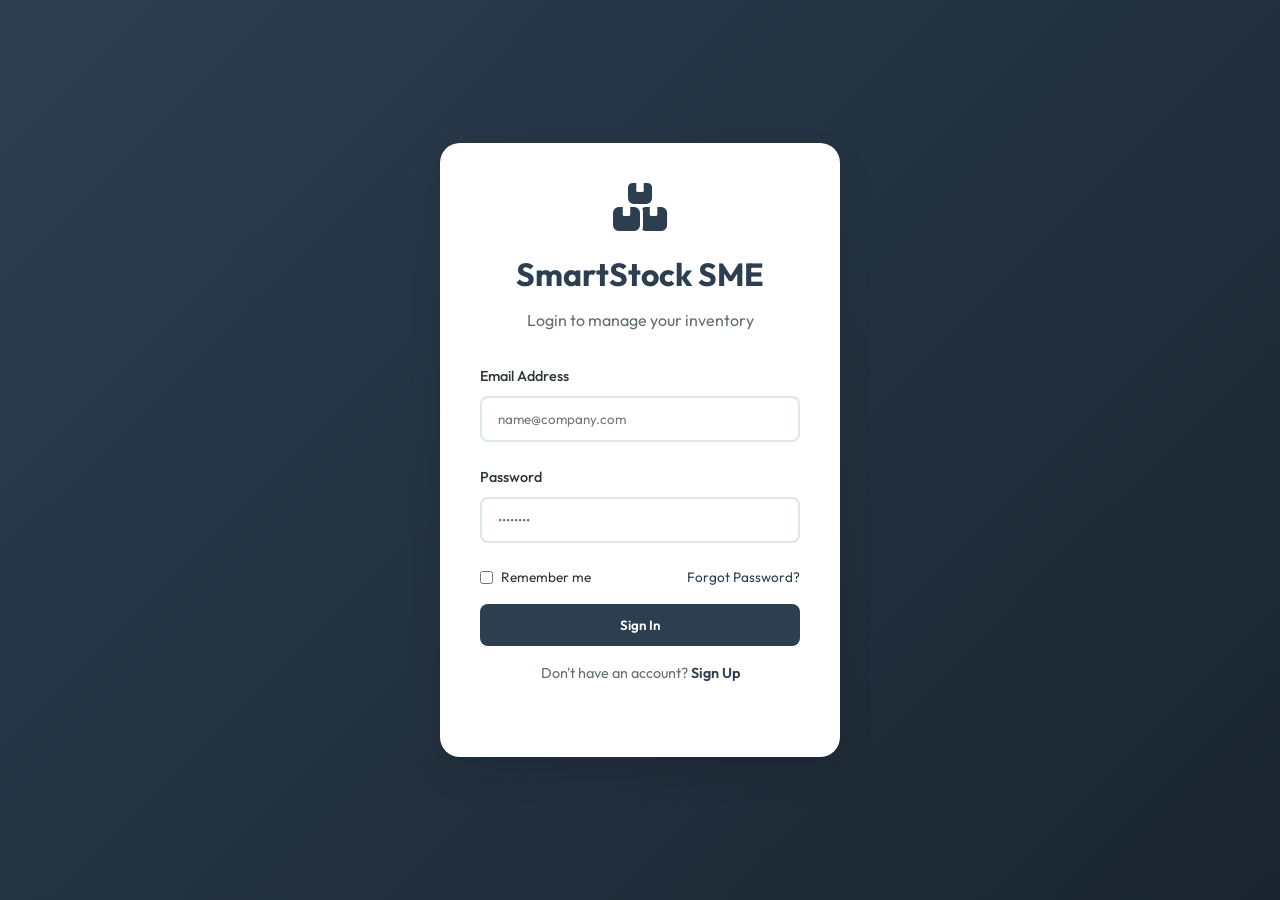
<file: capstone project/index.html>
<!DOCTYPE html>
<html lang="en">
<head>
    <meta charset="UTF-8">
    <meta name="viewport" content="width=device-width, initial-scale=1.0">
    <title>Login | SmartStock SME</title>
    <link rel="stylesheet" href="style.css">
    <link rel="stylesheet" href="https://cdnjs.cloudflare.com/ajax/libs/font-awesome/6.4.0/css/all.min.css">
</head>
<body class="auth-container">
    <div class="auth-card">
        <div class="mb-1">
            <i class="fas fa-boxes-stacked fa-3x" style="color: var(--primary);"></i>
        </div>
        <h1>SmartStock SME</h1>
        <p>Login to manage your inventory</p>

        <form action="dashboard.html" method="GET">
            <div class="form-group">
                <label for="email">Email Address</label>
                <input type="email" id="email" class="form-input" placeholder="name@company.com" required>
            </div>
            <div class="form-group">
                <label for="password">Password</label>
                <input type="password" id="password" class="form-input" placeholder="••••••••" required>
            </div>
            
            <div class="flex-between mb-1" style="font-size: 0.85rem;">
                <label style="display: flex; align-items: center; gap: 8px; cursor: pointer;">
                    <input type="checkbox"> Remember me
                </label>
                <a href="#" style="color: var(--primary); text-decoration: none;">Forgot Password?</a>
            </div>

            <button type="submit" class="btn btn-primary">Sign In</button>
        </form>

        <p class="mt-1" style="font-size: 0.9rem;">
            Don't have an account? <a href="signup.html" style="color: var(--primary); font-weight: 600; text-decoration: none;">Sign Up</a>
        </p>
    </div>
</body>
</html>
</file>
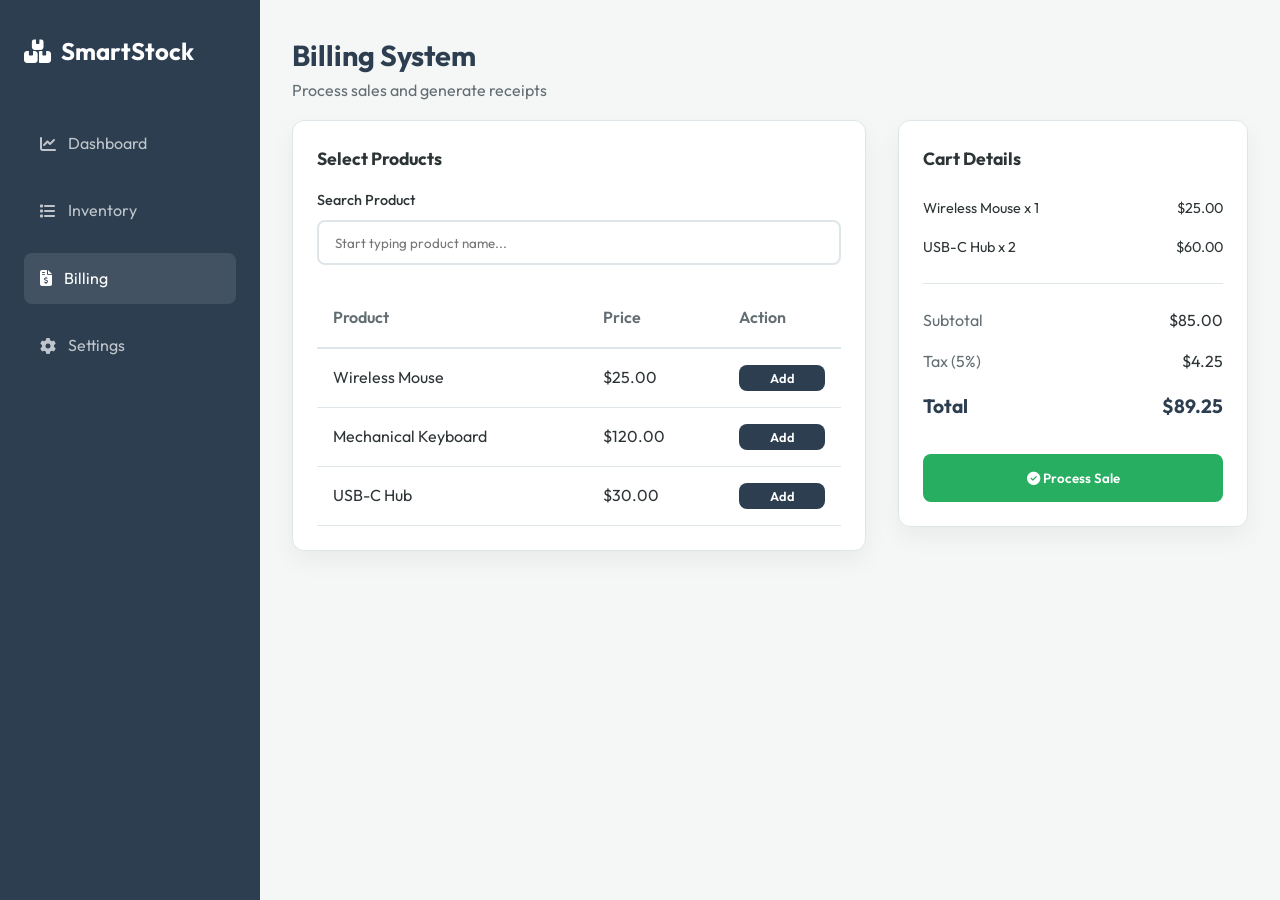
<file: capstone project/billing.html>
<!DOCTYPE html>
<html lang="en">
<head>
    <meta charset="UTF-8">
    <meta name="viewport" content="width=device-width, initial-scale=1.0">
    <title>Billing | SmartStock SME</title>
    <link rel="stylesheet" href="style.css">
    <link rel="stylesheet" href="https://cdnjs.cloudflare.com/ajax/libs/font-awesome/6.4.0/css/all.min.css">
</head>
<body>
    <div class="app-container">
        <aside class="sidebar">
            <div class="sidebar-logo">
                <i class="fas fa-boxes-stacked"></i>
                <span>SmartStock</span>
            </div>
            <ul class="nav-links">
                <li><a href="dashboard.html"><i class="fas fa-chart-line"></i> <span>Dashboard</span></a></li>
                <li><a href="inventory.html"><i class="fas fa-list"></i> <span>Inventory</span></a></li>
                <li><a href="billing.html" class="active"><i class="fas fa-file-invoice-dollar"></i> <span>Billing</span></a></li>
                <li><a href="#"><i class="fas fa-gear"></i> <span>Settings</span></a></li>
            </ul>
        </aside>

        <main class="main-content">
            <header class="flex-between mb-1">
                <div>
                    <h1 style="font-size: 1.8rem; color: var(--primary);">Billing System</h1>
                    <p style="color: var(--text-muted);">Process sales and generate receipts</p>
                </div>
            </header>

            <div class="billing-grid">
                <div class="selection-area">
                    <div class="card">
                        <h2 style="font-size: 1.1rem; margin-bottom: 1rem;">Select Products</h2>
                        <div class="form-group">
                            <label>Search Product</label>
                            <input type="text" id="billingProductSearch" class="form-input" placeholder="Start typing product name...">
                        </div>
                        <div class="table-container">
                            <table>
                                <thead>
                                    <tr>
                                        <th>Product</th>
                                        <th>Price</th>
                                        <th>Action</th>
                                    </tr>
                                </thead>
                                <tbody>
                                    <tr>
                                        <td>Wireless Mouse</td>
                                        <td>$25.00</td>
                                        <td><button class="btn btn-primary" style="padding: 5px 12px; font-size: 0.8rem;">Add</button></td>
                                    </tr>
                                    <tr>
                                        <td>Mechanical Keyboard</td>
                                        <td>$120.00</td>
                                        <td><button class="btn btn-primary" style="padding: 5px 12px; font-size: 0.8rem;">Add</button></td>
                                    </tr>
                                    <tr>
                                        <td>USB-C Hub</td>
                                        <td>$30.00</td>
                                        <td><button class="btn btn-primary" style="padding: 5px 12px; font-size: 0.8rem;">Add</button></td>
                                    </tr>
                                </tbody>
                            </table>
                        </div>
                    </div>
                </div>

                <div class="cart-summary">
                    <div class="card">
                        <h2 style="font-size: 1.1rem; margin-bottom: 1.5rem;">Cart Details</h2>
                        <div id="cartItems">
                            <div class="flex-between mb-1" style="font-size: 0.9rem;">
                                <span>Wireless Mouse x 1</span>
                                <span>$25.00</span>
                            </div>
                            <div class="flex-between mb-1" style="font-size: 0.9rem;">
                                <span>USB-C Hub x 2</span>
                                <span>$60.00</span>
                            </div>
                        </div>
                        <hr style="margin: 1.5rem 0; border: none; border-top: 1px solid var(--border-color);">
                        <div class="flex-between mb-1">
                            <span style="color: var(--text-muted);">Subtotal</span>
                            <span>$85.00</span>
                        </div>
                        <div class="flex-between mb-1">
                            <span style="color: var(--text-muted);">Tax (5%)</span>
                            <span>$4.25</span>
                        </div>
                        <div class="flex-between mb-1" style="font-weight: 700; font-size: 1.2rem; color: var(--primary);">
                            <span>Total</span>
                            <span>$89.25</span>
                        </div>
                        <button class="btn btn-success mt-1" style="width: 100%; padding: 1rem;" onclick="processSale()">
                            <i class="fas fa-check-circle"></i> Process Sale
                        </button>
                    </div>
                </div>
            </div>
        </main>
    </div>
    <script src="main.js"></script>
</body>
</html>
</file>
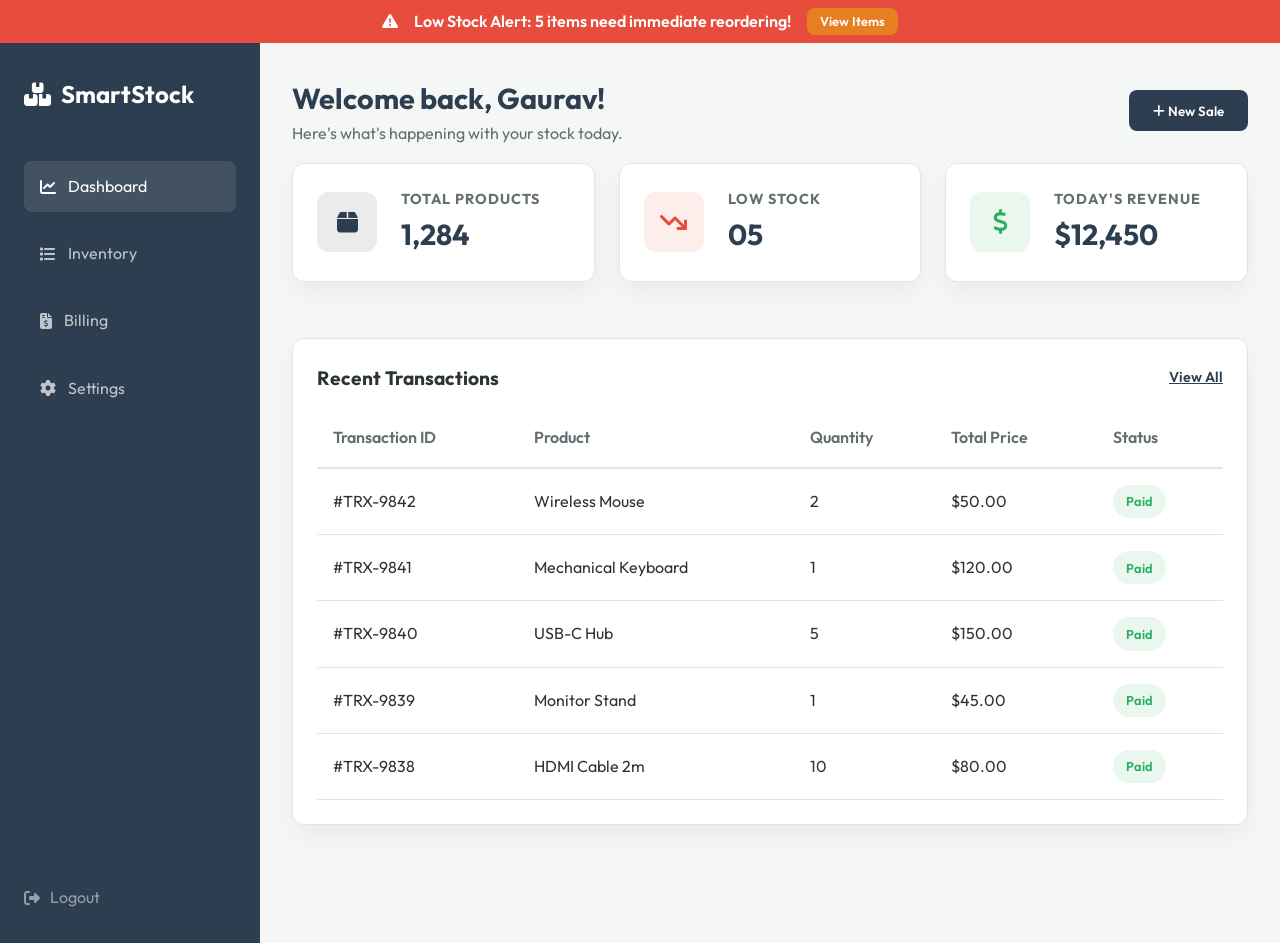
<file: capstone project/dashboard.html>
<!DOCTYPE html>
<html lang="en">
<head>
    <meta charset="UTF-8">
    <meta name="viewport" content="width=device-width, initial-scale=1.0">
    <title>Dashboard | SmartStock SME</title>
    <link rel="stylesheet" href="style.css">
    <link rel="stylesheet" href="https://cdnjs.cloudflare.com/ajax/libs/font-awesome/6.4.0/css/all.min.css">
</head>
<body>
    <div class="alert-bar">
        <i class="fas fa-triangle-exclamation low-stock-alert"></i>
        <span>Low Stock Alert: 5 items need immediate reordering!</span>
        <a href="inventory.html" class="btn btn-warning" style="padding: 0.2rem 0.8rem; font-size: 0.8rem;">View Items</a>
    </div>

    <div class="app-container">
        <aside class="sidebar">
            <div class="sidebar-logo">
                <i class="fas fa-boxes-stacked"></i>
                <span>SmartStock</span>
            </div>
            <ul class="nav-links">
                <li><a href="dashboard.html" class="active"><i class="fas fa-chart-line"></i> <span>Dashboard</span></a></li>
                <li><a href="inventory.html"><i class="fas fa-list"></i> <span>Inventory</span></a></li>
                <li><a href="billing.html"><i class="fas fa-file-invoice-dollar"></i> <span>Billing</span></a></li>
                <li><a href="#"><i class="fas fa-gear"></i> <span>Settings</span></a></li>
            </ul>
            <div class="mt-auto">
                <a href="index.html" style="color: rgba(255,255,255,0.5); text-decoration: none; display: flex; align-items: center; gap: 10px;">
                    <i class="fas fa-right-from-bracket"></i> <span>Logout</span>
                </a>
            </div>
        </aside>

        <main class="main-content">
            <header class="flex-between mb-1">
                <div>
                    <h1 style="font-size: 1.8rem; color: var(--primary);">Welcome back, Gaurav!</h1>
                    <p style="color: var(--text-muted);">Here's what's happening with your stock today.</p>
                </div>
                <div style="display: flex; gap: 10px;">
                    <button class="btn btn-primary" onclick="location.href='billing.html'"><i class="fas fa-plus"></i> New Sale</button>
                </div>
            </header>

            <div class="stats-grid">
                <div class="card stat-card">
                    <div class="stat-icon" style="background: rgba(44, 62, 80, 0.1); color: var(--primary);">
                        <i class="fas fa-box"></i>
                    </div>
                    <div class="stat-info">
                        <h3>Total Products</h3>
                        <p>1,284</p>
                    </div>
                </div>
                <div class="card stat-card">
                    <div class="stat-icon" style="background: rgba(231, 76, 60, 0.1); color: var(--danger);">
                        <i class="fas fa-arrow-trend-down"></i>
                    </div>
                    <div class="stat-info">
                        <h3>Low Stock</h3>
                        <p>05</p>
                    </div>
                </div>
                <div class="card stat-card">
                    <div class="stat-icon" style="background: rgba(39, 174, 96, 0.1); color: var(--success);">
                        <i class="fas fa-dollar-sign"></i>
                    </div>
                    <div class="stat-info">
                        <h3>Today's Revenue</h3>
                        <p>$12,450</p>
                    </div>
                </div>
            </div>

            <div class="card">
                <div class="flex-between mb-1">
                    <h2 style="font-size: 1.2rem;">Recent Transactions</h2>
                    <a href="#" style="color: var(--primary); font-size: 0.9rem; font-weight: 600;">View All</a>
                </div>
                <div class="table-container">
                    <table>
                        <thead>
                            <tr>
                                <th>Transaction ID</th>
                                <th>Product</th>
                                <th>Quantity</th>
                                <th>Total Price</th>
                                <th>Status</th>
                            </tr>
                        </thead>
                        <tbody>
                            <tr>
                                <td>#TRX-9842</td>
                                <td>Wireless Mouse</td>
                                <td>2</td>
                                <td>$50.00</td>
                                <td><span class="badge status-instock">Paid</span></td>
                            </tr>
                            <tr>
                                <td>#TRX-9841</td>
                                <td>Mechanical Keyboard</td>
                                <td>1</td>
                                <td>$120.00</td>
                                <td><span class="badge status-instock">Paid</span></td>
                            </tr>
                            <tr>
                                <td>#TRX-9840</td>
                                <td>USB-C Hub</td>
                                <td>5</td>
                                <td>$150.00</td>
                                <td><span class="badge status-instock">Paid</span></td>
                            </tr>
                            <tr>
                                <td>#TRX-9839</td>
                                <td>Monitor Stand</td>
                                <td>1</td>
                                <td>$45.00</td>
                                <td><span class="badge status-instock">Paid</span></td>
                            </tr>
                            <tr>
                                <td>#TRX-9838</td>
                                <td>HDMI Cable 2m</td>
                                <td>10</td>
                                <td>$80.00</td>
                                <td><span class="badge status-instock">Paid</span></td>
                            </tr>
                        </tbody>
                    </table>
                </div>
            </div>
        </main>
    </div>
</body>
</html>
</file>
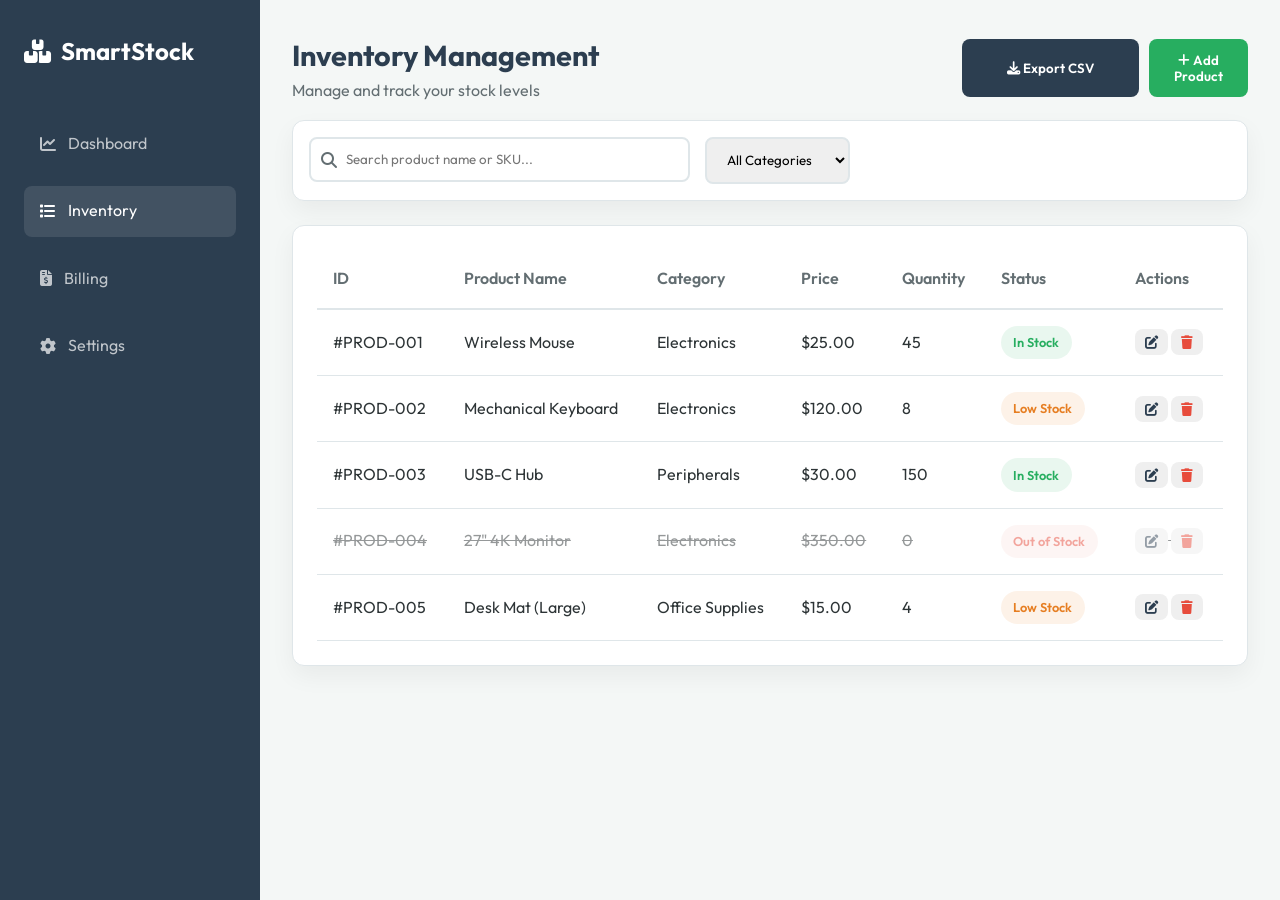
<file: capstone project/inventory.html>
<!DOCTYPE html>
<html lang="en">
<head>
    <meta charset="UTF-8">
    <meta name="viewport" content="width=device-width, initial-scale=1.0">
    <title>Inventory | SmartStock SME</title>
    <link rel="stylesheet" href="style.css">
    <link rel="stylesheet" href="https://cdnjs.cloudflare.com/ajax/libs/font-awesome/6.4.0/css/all.min.css">
</head>
<body>
    <div class="app-container">
        <aside class="sidebar">
            <div class="sidebar-logo">
                <i class="fas fa-boxes-stacked"></i>
                <span>SmartStock</span>
            </div>
            <ul class="nav-links">
                <li><a href="dashboard.html"><i class="fas fa-chart-line"></i> <span>Dashboard</span></a></li>
                <li><a href="inventory.html" class="active"><i class="fas fa-list"></i> <span>Inventory</span></a></li>
                <li><a href="billing.html"><i class="fas fa-file-invoice-dollar"></i> <span>Billing</span></a></li>
                <li><a href="#"><i class="fas fa-gear"></i> <span>Settings</span></a></li>
            </ul>
        </aside>

        <main class="main-content">
            <header class="flex-between mb-1">
                <div>
                    <h1 style="font-size: 1.8rem; color: var(--primary);">Inventory Management</h1>
                    <p style="color: var(--text-muted);">Manage and track your stock levels</p>
                </div>
                <div style="display: flex; gap: 10px;">
                    <button class="btn btn-primary"><i class="fas fa-download"></i> Export CSV</button>
                    <button class="btn btn-success"><i class="fas fa-plus"></i> Add Product</button>
                </div>
            </header>

            <div class="card" style="padding: 1rem;">
                <div class="flex-between">
                    <div style="display: flex; gap: 15px; flex: 1;">
                        <div style="position: relative; flex: 0.5;">
                            <i class="fas fa-search" style="position: absolute; left: 12px; top: 50%; transform: translateY(-50%); color: var(--text-muted);"></i>
                            <input type="text" id="inventorySearch" class="form-input" placeholder="Search product name or SKU..." style="padding-left: 35px;">
                        </div>
                        <select class="form-input" style="width: auto;">
                            <option value="">All Categories</option>
                            <option value="electronics">Electronics</option>
                            <option value="office">Office Supplies</option>
                            <option value="peripherals">Peripherals</option>
                        </select>
                    </div>
                </div>
            </div>

            <div class="card">
                <div class="table-container">
                    <table id="inventoryTable">
                        <thead>
                            <tr>
                                <th>ID</th>
                                <th>Product Name</th>
                                <th>Category</th>
                                <th>Price</th>
                                <th>Quantity</th>
                                <th>Status</th>
                                <th>Actions</th>
                            </tr>
                        </thead>
                        <tbody>
                            <tr>
                                <td>#PROD-001</td>
                                <td>Wireless Mouse</td>
                                <td>Electronics</td>
                                <td>$25.00</td>
                                <td>45</td>
                                <td><span class="badge status-instock">In Stock</span></td>
                                <td>
                                    <button class="btn" style="padding: 5px 10px; color: var(--primary);"><i class="fas fa-edit"></i></button>
                                    <button class="btn" style="padding: 5px 10px; color: var(--danger);"><i class="fas fa-trash"></i></button>
                                </td>
                            </tr>
                            <tr>
                                <td>#PROD-002</td>
                                <td>Mechanical Keyboard</td>
                                <td>Electronics</td>
                                <td>$120.00</td>
                                <td>8</td>
                                <td><span class="badge status-low low-stock-alert">Low Stock</span></td>
                                <td>
                                    <button class="btn" style="padding: 5px 10px; color: var(--primary);"><i class="fas fa-edit"></i></button>
                                    <button class="btn" style="padding: 5px 10px; color: var(--danger);"><i class="fas fa-trash"></i></button>
                                </td>
                            </tr>
                            <tr>
                                <td>#PROD-003</td>
                                <td>USB-C Hub</td>
                                <td>Peripherals</td>
                                <td>$30.00</td>
                                <td>150</td>
                                <td><span class="badge status-instock">In Stock</span></td>
                                <td>
                                    <button class="btn" style="padding: 5px 10px; color: var(--primary);"><i class="fas fa-edit"></i></button>
                                    <button class="btn" style="padding: 5px 10px; color: var(--danger);"><i class="fas fa-trash"></i></button>
                                </td>
                            </tr>
                            <tr class="sold-out">
                                <td>#PROD-004</td>
                                <td>27" 4K Monitor</td>
                                <td>Electronics</td>
                                <td>$350.00</td>
                                <td>0</td>
                                <td><span class="badge status-out">Out of Stock</span></td>
                                <td>
                                    <button class="btn" style="padding: 5px 10px; color: var(--primary);"><i class="fas fa-edit"></i></button>
                                    <button class="btn" style="padding: 5px 10px; color: var(--danger);"><i class="fas fa-trash"></i></button>
                                </td>
                            </tr>
                            <tr>
                                <td>#PROD-005</td>
                                <td>Desk Mat (Large)</td>
                                <td>Office Supplies</td>
                                <td>$15.00</td>
                                <td>4</td>
                                <td><span class="badge status-low low-stock-alert">Low Stock</span></td>
                                <td>
                                    <button class="btn" style="padding: 5px 10px; color: var(--primary);"><i class="fas fa-edit"></i></button>
                                    <button class="btn" style="padding: 5px 10px; color: var(--danger);"><i class="fas fa-trash"></i></button>
                                </td>
                            </tr>
                        </tbody>
                    </table>
                </div>
            </div>
        </main>
    </div>
    <script src="main.js"></script>
</body>
</html>
</file>
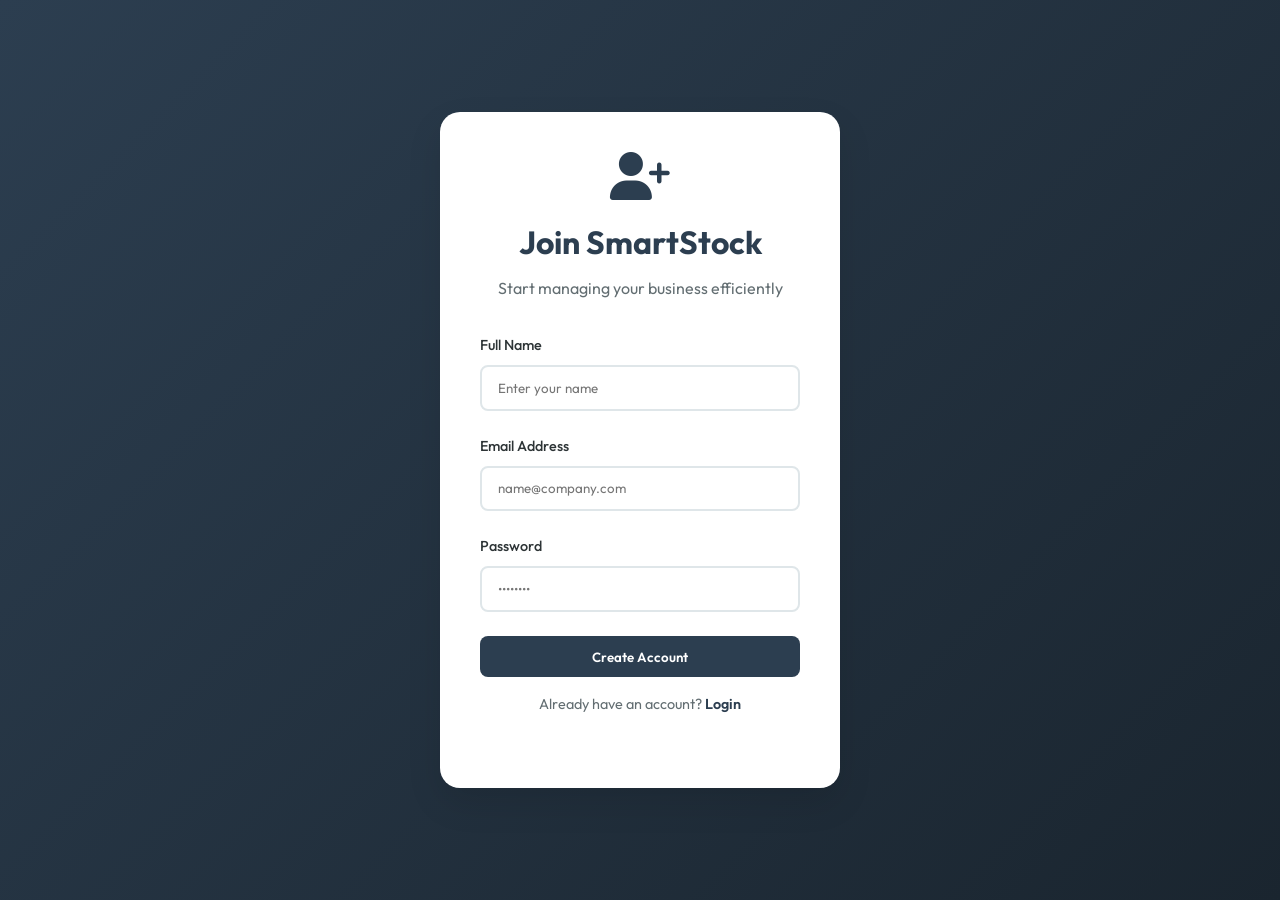
<file: capstone project/signup.html>
<!DOCTYPE html>
<html lang="en">
<head>
    <meta charset="UTF-8">
    <meta name="viewport" content="width=device-width, initial-scale=1.0">
    <title>Sign Up | SmartStock SME</title>
    <link rel="stylesheet" href="style.css">
    <link rel="stylesheet" href="https://cdnjs.cloudflare.com/ajax/libs/font-awesome/6.4.0/css/all.min.css">
</head>
<body class="auth-container">
    <div class="auth-card">
        <div class="mb-1">
            <i class="fas fa-user-plus fa-3x" style="color: var(--primary);"></i>
        </div>
        <h1>Join SmartStock</h1>
        <p>Start managing your business efficiently</p>

        <form action="dashboard.html" method="GET">
            <div class="form-group">
                <label for="fullname">Full Name</label>
                <input type="text" id="fullname" class="form-input" placeholder="Enter your name" required>
            </div>
            <div class="form-group">
                <label for="email">Email Address</label>
                <input type="email" id="email" class="form-input" placeholder="name@company.com" required>
            </div>
            <div class="form-group">
                <label for="password">Password</label>
                <input type="password" id="password" class="form-input" placeholder="••••••••" required>
            </div>

            <button type="submit" class="btn btn-primary">Create Account</button>
        </form>

        <p class="mt-1" style="font-size: 0.9rem;">
            Already have an account? <a href="index.html" style="color: var(--primary); font-weight: 600; text-decoration: none;">Login</a>
        </p>
    </div>
</body>
</html>
</file>
<file: capstone project/style.css>
@import url('https://fonts.googleapis.com/css2?family=Outfit:wght@300;400;500;600;700&display=swap');

:root {
    --primary: #2C3E50;
    --primary-light: #34495E;
    --success: #27AE60;
    --warning: #E67E22;
    --danger: #E74C3C;
    --background: #F4F7F6;
    --white: #FFFFFF;
    --text-dark: #2D3436;
    --text-muted: #636E72;
    --border-color: #DFE6E9;
    --shadow-soft: 0 10px 25px rgba(0, 0, 0, 0.05);
    --shadow-medium: 0 15px 35px rgba(0, 0, 0, 0.1);
    --radius-sm: 8px;
    --radius-md: 12px;
    --radius-lg: 20px;
    --sidebar-width: 260px;
    --transition: all 0.3s ease;
}

* {
    margin: 0;
    padding: 0;
    box-sizing: border-box;
    font-family: 'Outfit', sans-serif;
}

body {
    background-color: var(--background);
    color: var(--text-dark);
    line-height: 1.6;
    overflow-x: hidden;
}

/* Authentication Layout */
.auth-container {
    height: 100vh;
    display: flex;
    align-items: center;
    justify-content: center;
    background: linear-gradient(135deg, var(--primary) 0%, #1a252f 100%);
}

.auth-card {
    background: var(--white);
    padding: 2.5rem;
    border-radius: var(--radius-lg);
    box-shadow: var(--shadow-medium);
    width: 100%;
    max-width: 400px;
    text-align: center;
}

.auth-card h1 {
    color: var(--primary);
    margin-bottom: 0.5rem;
    font-weight: 700;
}

.auth-card p {
    color: var(--text-muted);
    margin-bottom: 2rem;
}

/* Main Layout Structure */
.app-container {
    display: flex;
    min-height: 100vh;
}

.sidebar {
    width: var(--sidebar-width);
    background: var(--primary);
    color: var(--white);
    padding: 2rem 1.5rem;
    position: fixed;
    height: 100vh;
    display: flex;
    flex-direction: column;
    z-index: 100;
}

.sidebar-logo {
    font-size: 1.5rem;
    font-weight: 700;
    margin-bottom: 3rem;
    display: flex;
    align-items: center;
    gap: 10px;
}

.nav-links {
    list-style: none;
    flex-grow: 1;
}

.nav-links li {
    margin-bottom: 1rem;
}

.nav-links a {
    color: rgba(255, 255, 255, 0.7);
    text-decoration: none;
    display: flex;
    align-items: center;
    padding: 0.8rem 1rem;
    border-radius: var(--radius-sm);
    transition: var(--transition);
    gap: 12px;
}

.nav-links a:hover, .nav-links a.active {
    background: rgba(255, 255, 255, 0.1);
    color: var(--white);
}

.main-content {
    flex: 1;
    margin-left: var(--sidebar-width);
    padding: 2rem;
}

/* Components */
.card {
    background: var(--white);
    border-radius: var(--radius-md);
    padding: 1.5rem;
    box-shadow: var(--shadow-soft);
    margin-bottom: 1.5rem;
    border: 1px solid var(--border-color);
}

.stats-grid {
    display: grid;
    grid-template-columns: repeat(auto-fit, minmax(240px, 1fr));
    gap: 1.5rem;
    margin-bottom: 2rem;
}

.stat-card {
    display: flex;
    align-items: center;
    gap: 1.5rem;
}

.stat-icon {
    width: 60px;
    height: 60px;
    border-radius: var(--radius-md);
    display: flex;
    align-items: center;
    justify-content: center;
    font-size: 1.5rem;
}

.stat-info h3 {
    font-size: 0.9rem;
    color: var(--text-muted);
    text-transform: uppercase;
    letter-spacing: 1px;
}

.stat-info p {
    font-size: 1.8rem;
    font-weight: 700;
    color: var(--primary);
}

/* Forms */
.form-group {
    margin-bottom: 1.5rem;
    text-align: left;
}

.form-group label {
    display: block;
    margin-bottom: 0.5rem;
    font-weight: 500;
    font-size: 0.9rem;
}

.form-input {
    width: 100%;
    padding: 0.8rem 1rem;
    border: 2px solid var(--border-color);
    border-radius: var(--radius-sm);
    outline: none;
    transition: var(--transition);
}

.form-input:focus {
    border-color: var(--primary);
}

.btn {
    display: inline-block;
    padding: 0.8rem 1.5rem;
    border-radius: var(--radius-sm);
    border: none;
    cursor: pointer;
    font-weight: 600;
    text-decoration: none;
    transition: var(--transition);
    text-align: center;
}

.btn-primary {
    background: var(--primary);
    color: var(--white);
    width: 100%;
}

.btn-primary:hover {
    background: var(--primary-light);
    transform: translateY(-2px);
}

.btn-success { background: var(--success); color: var(--white); }
.btn-warning { background: var(--warning); color: var(--white); }
.btn-danger { background: var(--danger); color: var(--white); }

/* Tables */
.table-container {
    overflow-x: auto;
}

table {
    width: 100%;
    border-collapse: collapse;
}

th {
    text-align: left;
    padding: 1rem;
    border-bottom: 2px solid var(--border-color);
    color: var(--text-muted);
    font-weight: 600;
}

td {
    padding: 1rem;
    border-bottom: 1px solid var(--border-color);
}

/* Badges */
.badge {
    padding: 0.4rem 0.8rem;
    border-radius: 20px;
    font-size: 0.8rem;
    font-weight: 600;
    display: inline-block;
}

.status-instock { background: rgba(39, 174, 96, 0.1); color: var(--success); }
.status-low { background: rgba(230, 126, 34, 0.1); color: var(--warning); }
.status-out { background: rgba(231, 76, 60, 0.1); color: var(--danger); }

/* Low Stock Alert Bar */
.alert-bar {
    background: var(--danger);
    color: white;
    padding: 0.5rem 1rem;
    display: flex;
    justify-content: center;
    align-items: center;
    gap: 1rem;
    position: sticky;
    top: 0;
    z-index: 1000;
    font-weight: 600;
}

.low-stock-alert {
    animation: pulse 2s infinite;
}

@keyframes pulse {
    0% { opacity: 1; transform: scale(1); }
    50% { opacity: 0.7; transform: scale(1.05); }
    100% { opacity: 1; transform: scale(1); }
}

/* Billing specific */
.billing-grid {
    display: grid;
    grid-template-columns: 1fr 350px;
    gap: 2rem;
}

.cart-summary {
    position: sticky;
    top: 2rem;
}

.sold-out {
    text-decoration: line-through;
    opacity: 0.5;
}

/* Utils */
.flex-between { display: flex; justify-content: space-between; align-items: center; }
.mb-1 { margin-bottom: 1rem; }
.mt-1 { margin-top: 1rem; }
.text-center { text-align: center; }

@media (max-width: 768px) {
    .sidebar { width: 80px; padding: 2rem 0.5rem; }
    .sidebar-logo span, .nav-links span { display: none; }
    .main-content { margin-left: 80px; }
    .billing-grid { grid-template-columns: 1fr; }
}
</file>
